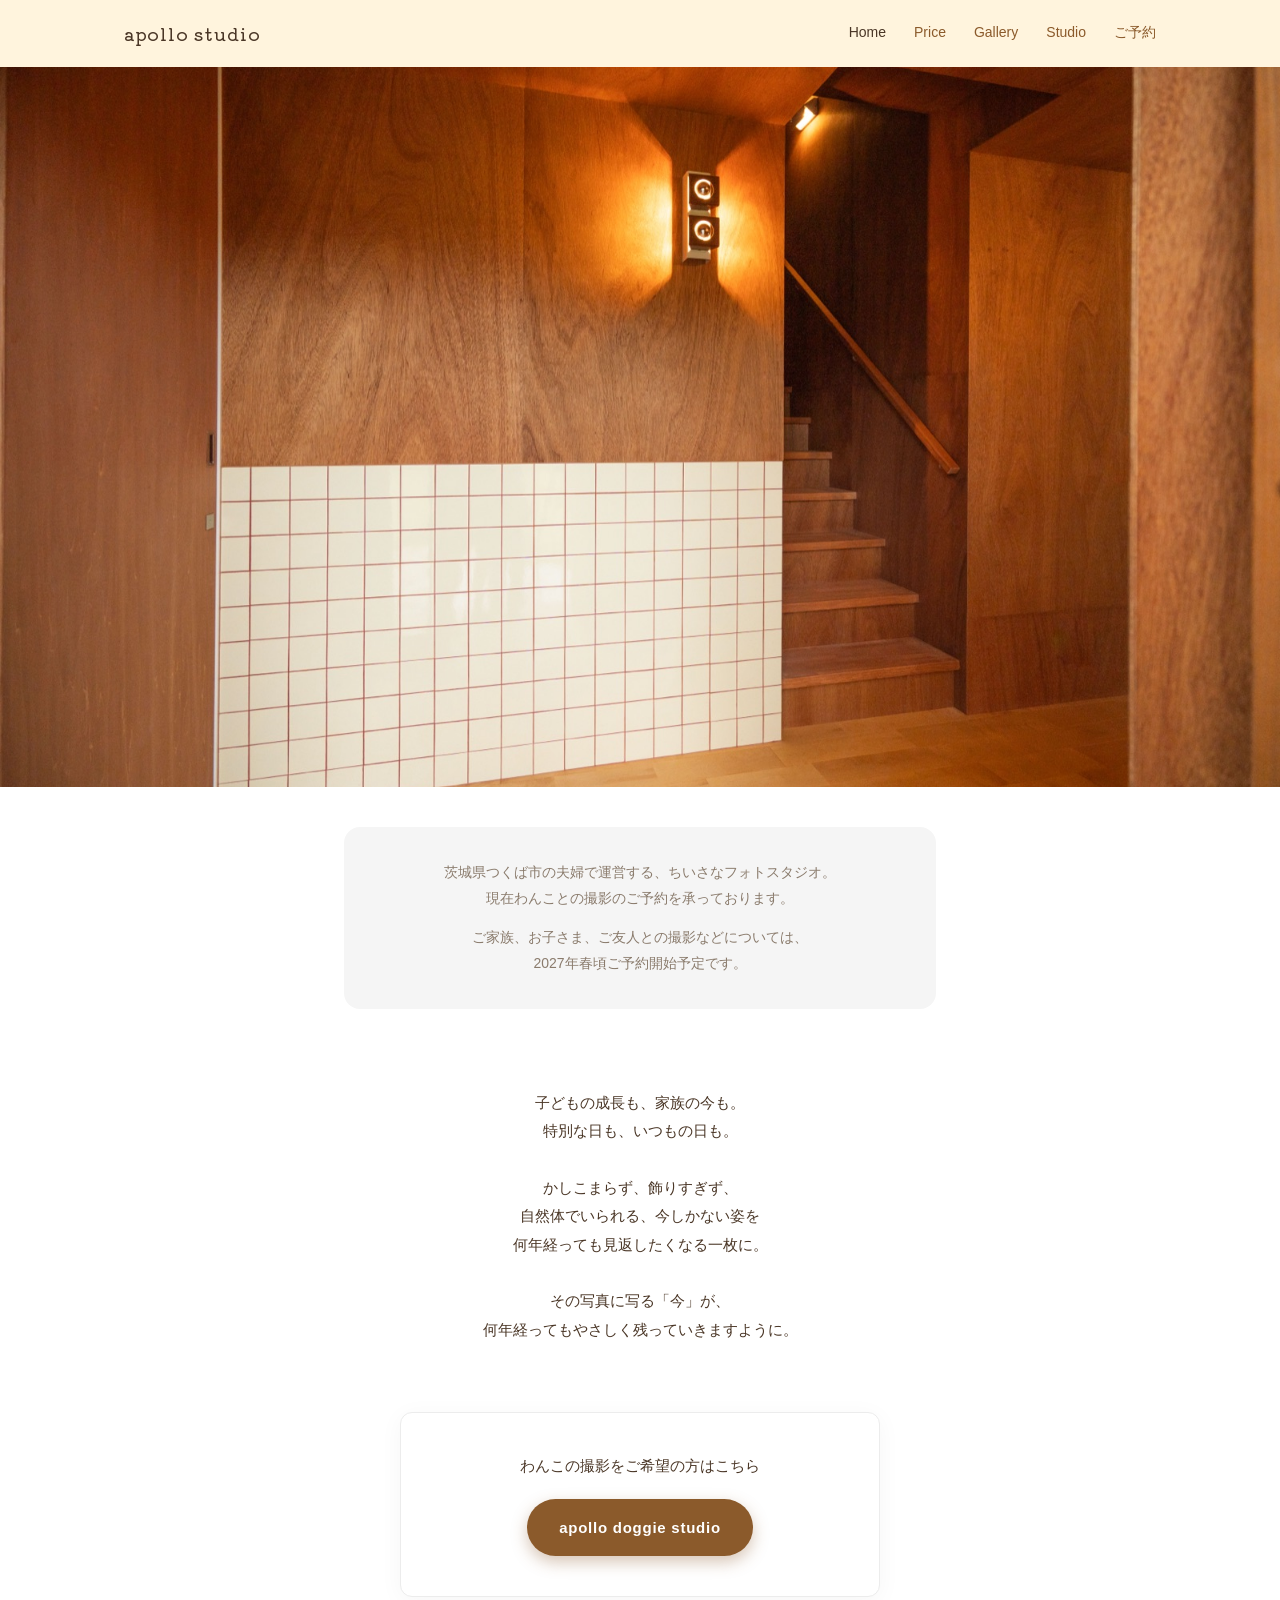
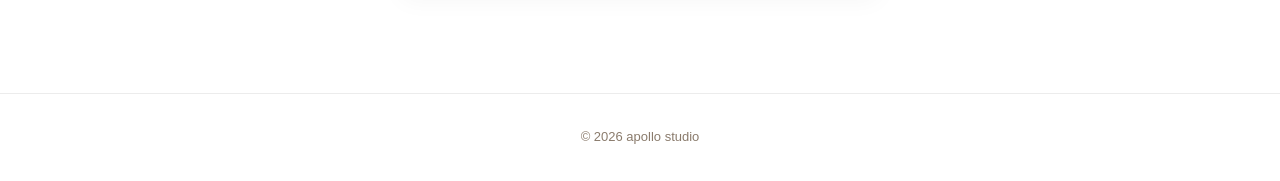
<file: index.html>
<!DOCTYPE html>
<html lang="ja">
<head>
<meta charset="UTF-8">
<meta name="viewport" content="width=device-width, initial-scale=1.0">
<link rel="preconnect" href="https://fonts.googleapis.com">
<link rel="preconnect" href="https://fonts.gstatic.com" crossorigin>
<link href="https://fonts.googleapis.com/css2?family=Kiwi+Maru:wght@300;400;500&display=swap" rel="stylesheet">
<title>apollo studio</title>
<link rel="stylesheet" href="/style.css?v=15">
</head>
<body>

<header>
  <div class="nav">
    <div class="logo">apollo studio</div>
    <nav class="nav-links" id="navLinks">
      <a href="/" class="active">Home</a>
      <a href="/price/">Price</a>
      <a href="/gallery/">Gallery</a>
      <a href="/studio/">Studio</a>
      <a href="/reservation/">ご予約</a>
    </nav>
    <button class="nav-toggle" id="navToggle" aria-label="メニューを開く" aria-expanded="false">
      <span></span><span></span><span></span>
    </button>
  </div>
</header>

<section class="home-hero">
  <div class="hero-slider" id="heroSlider">
    <div class="hero-slide active"><img src="/images/home/hero-1.jpg" alt="" loading="eager"></div>
    <div class="hero-slide"><img src="/images/home/hero-2.jpg" alt="" loading="lazy"></div>
    <div class="hero-slide"><img src="/images/home/hero-3.jpg" alt="" loading="lazy"></div>
    <div class="hero-slide"><img src="/images/home/hero-4.jpg" alt="" loading="lazy"></div>
    <div class="hero-slide"><img src="/images/home/hero-5.jpg" alt="" loading="lazy"></div>
    <div class="hero-slide"><img src="/images/home/hero-6.jpg" alt="" loading="lazy"></div>
  </div>
</section>

<section class="home-closing-note">
  <div class="home-closing-note-box">
    <p>茨城県つくば市の夫婦で運営する、ちいさなフォトスタジオ。<br class="pc-br">現在わんことの撮影のご予約を承っております。</p>
    <p>ご家族、お子さま、ご友人との撮影などについては、<br class="pc-br">2027年春頃ご予約開始予定です。</p>
  </div>
</section>

<section class="home-intro">
  <div class="intro-text" style="grid-column: 1 / -1; max-width: 720px; margin: 0 auto; text-align: center;">
    <div class="intro-body">
      <p>子どもの成長も、家族の今も。<br class="pc-br">特別な日も、いつもの日も。</p>
      <p>かしこまらず、飾りすぎず、<br class="pc-br">自然体でいられる、今しかない姿を<br class="pc-br">何年経っても見返したくなる一枚に。</p>
      <p>その写真に写る「今」が、<br class="pc-br">何年経ってもやさしく残っていきますように。</p>
    </div>
  </div>
</section>

<section class="cross-link-banner">
  <div class="cross-link-box">
    <p class="cross-link-label">わんこの撮影をご希望の方はこちら</p>
    <a href="https://apollodoggie.github.io/" target="_blank" rel="noopener noreferrer" class="cross-link-button">apollo doggie studio</a>
  </div>
</section>

<footer>
  &copy; 2026 apollo studio
</footer>

<script src="/slider.js?v=1"></script>
<script src="/nav.js?v=1"></script>
</body>
</html>
</file>
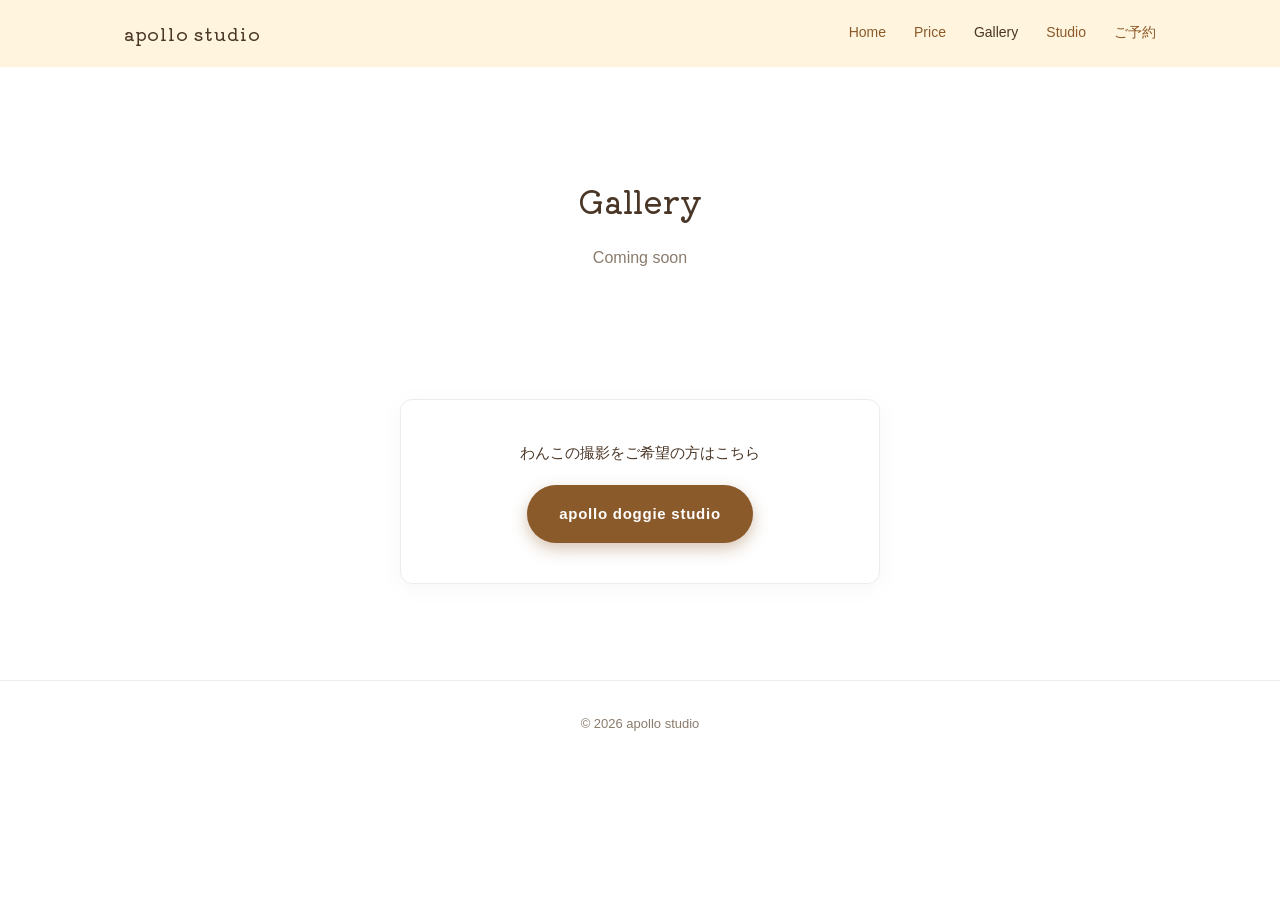
<file: gallery/index.html>
<!DOCTYPE html>
<html lang="ja">
<head>
<meta charset="UTF-8">
<meta name="viewport" content="width=device-width, initial-scale=1.0">
<link rel="preconnect" href="https://fonts.googleapis.com">
<link rel="preconnect" href="https://fonts.gstatic.com" crossorigin>
<link href="https://fonts.googleapis.com/css2?family=Kiwi+Maru:wght@300;400;500&display=swap" rel="stylesheet">
<title>Gallery | apollo studio</title>
<link rel="stylesheet" href="/style.css?v=15">
</head>
<body>

<header>
  <div class="nav">
    <div class="logo">apollo studio</div>
    <nav class="nav-links" id="navLinks">
      <a href="/">Home</a>
      <a href="/price/">Price</a>
      <a href="/gallery/" class="active">Gallery</a>
      <a href="/studio/">Studio</a>
      <a href="/reservation/">ご予約</a>
    </nav>
    <button class="nav-toggle" id="navToggle" aria-label="メニューを開く" aria-expanded="false">
      <span></span><span></span><span></span>
    </button>
  </div>
</header>

<section class="gallery-page">
  <h1>Gallery</h1>
  <p class="lead">Coming soon</p>

  <div class="gallery-grid" id="galleryGrid"></div>
</section>

<section class="cross-link-banner">
  <div class="cross-link-box">
    <p class="cross-link-label">わんこの撮影をご希望の方はこちら</p>
    <a href="https://apollodoggie.github.io/" target="_blank" rel="noopener noreferrer" class="cross-link-button">apollo doggie studio</a>
  </div>
</section>

<footer>
  &copy; 2026 apollo studio
</footer>

<div class="lightbox" id="lightbox">
  <span class="lightbox-close" id="lightboxClose">&times;</span>
  <div class="lightbox-content" id="lightboxContent">No.</div>
</div>

<script src="/nav.js?v=1"></script>
</body>
</html>
</file>
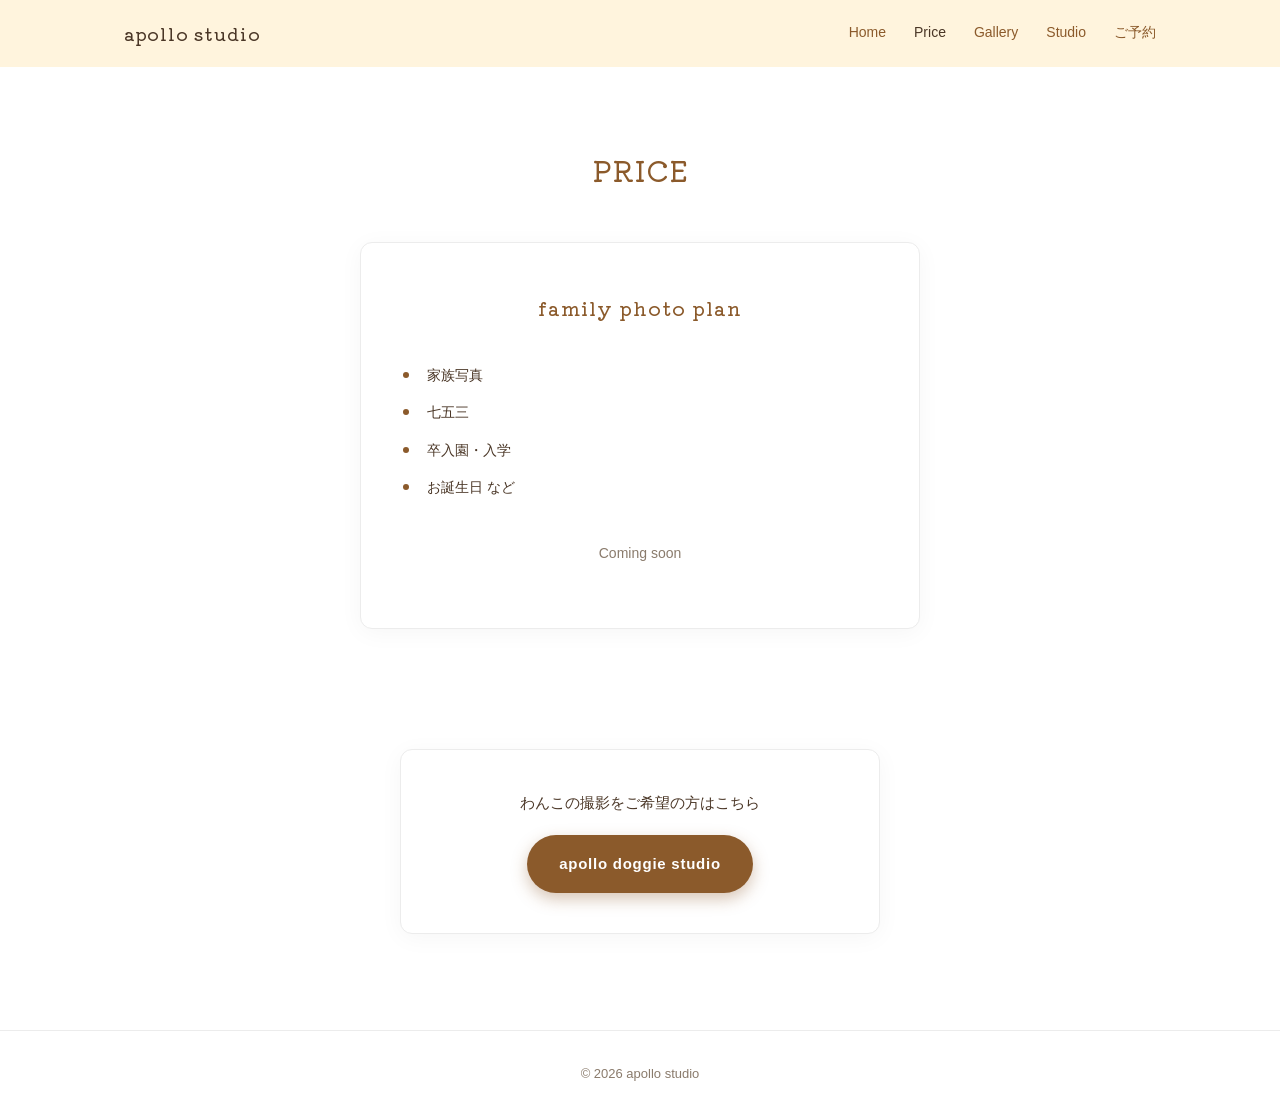
<file: price/index.html>
<!DOCTYPE html>
<html lang="ja">
<head>
<meta charset="UTF-8">
<meta name="viewport" content="width=device-width, initial-scale=1.0">
<link rel="preconnect" href="https://fonts.googleapis.com">
<link rel="preconnect" href="https://fonts.gstatic.com" crossorigin>
<link href="https://fonts.googleapis.com/css2?family=Kiwi+Maru:wght@300;400;500&display=swap" rel="stylesheet">
<title>Price | apollo studio</title>
<link rel="stylesheet" href="/style.css?v=15">
</head>
<body>

<header>
  <div class="nav">
    <div class="logo">apollo studio</div>
    <nav class="nav-links" id="navLinks">
      <a href="/">Home</a>
      <a href="/price/" class="active">Price</a>
      <a href="/gallery/">Gallery</a>
      <a href="/studio/">Studio</a>
      <a href="/reservation/">ご予約</a>
    </nav>
    <button class="nav-toggle" id="navToggle" aria-label="メニューを開く" aria-expanded="false">
      <span></span><span></span><span></span>
    </button>
  </div>
</header>

<section class="price-page">
  <div class="section-title">
    <h2>PRICE</h2>
  </div>

  <div class="plan-card">
    <h3 class="plan-name">family photo plan</h3>
    <ul class="plan-features">
      <li>家族写真</li>
      <li>七五三</li>
      <li>卒入園・入学</li>
      <li>お誕生日 など</li>
    </ul>
    <p style="text-align:center; color: var(--muted); font-size: 14px;">Coming soon</p>
  </div>
</section>

<section class="cross-link-banner">
  <div class="cross-link-box">
    <p class="cross-link-label">わんこの撮影をご希望の方はこちら</p>
    <a href="https://apollodoggie.github.io/" target="_blank" rel="noopener noreferrer" class="cross-link-button">apollo doggie studio</a>
  </div>
</section>

<footer>
  &copy; 2026 apollo studio
</footer>

<script src="/nav.js?v=1"></script>
</body>
</html>
</file>
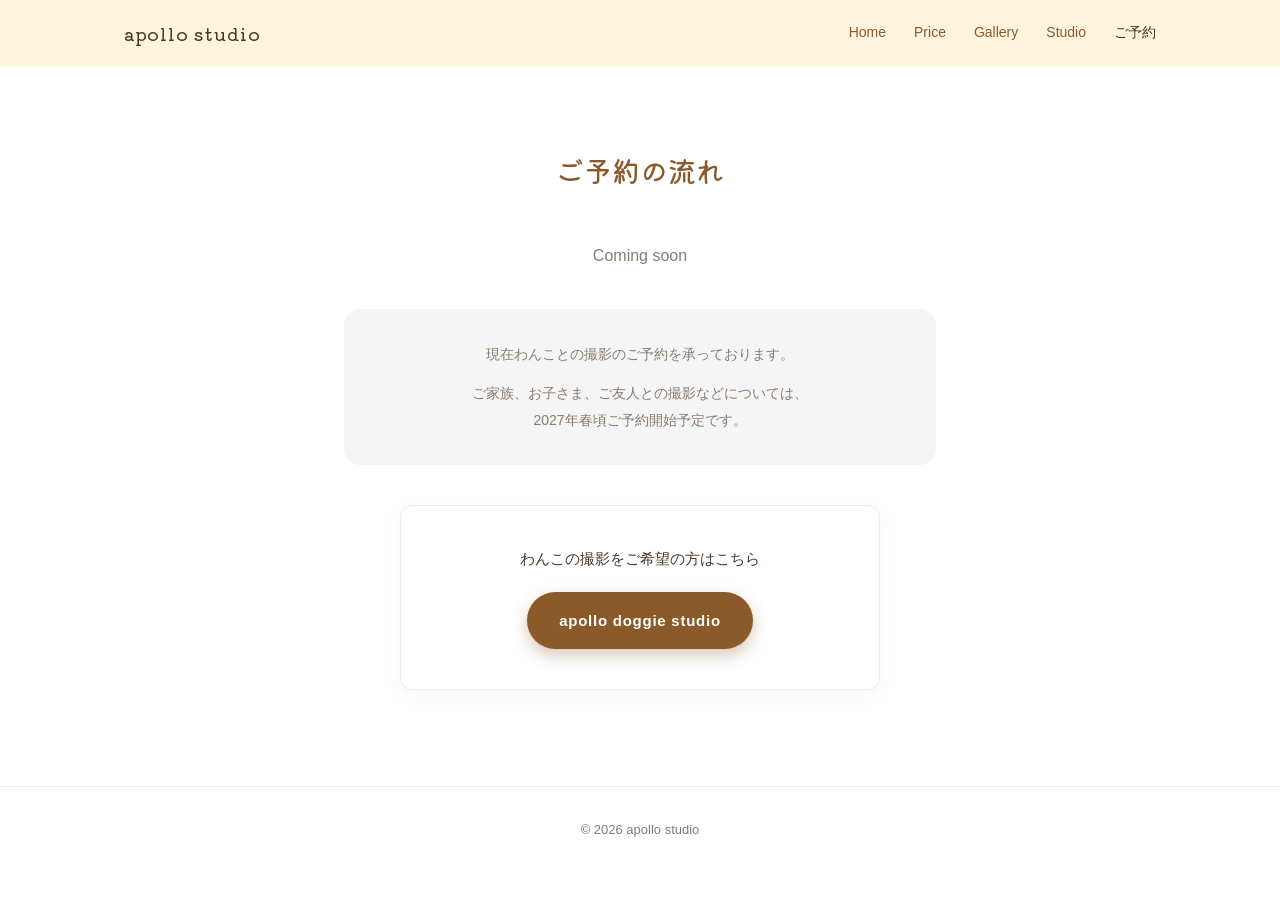
<file: reservation/index.html>
<!DOCTYPE html>
<html lang="ja">
<head>
<meta charset="UTF-8">
<meta name="viewport" content="width=device-width, initial-scale=1.0">
<link rel="preconnect" href="https://fonts.googleapis.com">
<link rel="preconnect" href="https://fonts.gstatic.com" crossorigin>
<link href="https://fonts.googleapis.com/css2?family=Kiwi+Maru:wght@300;400;500&display=swap" rel="stylesheet">
<title>ご予約 | apollo studio</title>
<link rel="stylesheet" href="/style.css?v=15">
</head>
<body>

<header>
  <div class="nav">
    <div class="logo">apollo studio</div>
    <nav class="nav-links" id="navLinks">
      <a href="/">Home</a>
      <a href="/price/">Price</a>
      <a href="/gallery/">Gallery</a>
      <a href="/studio/">Studio</a>
      <a href="/reservation/" class="active">ご予約</a>
    </nav>
    <button class="nav-toggle" id="navToggle" aria-label="メニューを開く" aria-expanded="false">
      <span></span><span></span><span></span>
    </button>
  </div>
</header>

<section style="padding-bottom: 24px;">
  <div class="section-title">
    <h2>ご予約の流れ</h2>
  </div>
  <p style="text-align:center; color: var(--muted);">Coming soon</p>
</section>

<section class="home-closing-note" style="padding-top: 0;">
  <div class="home-closing-note-box">
    <p>現在わんことの撮影のご予約を承っております。</p>
    <p>ご家族、お子さま、ご友人との撮影などについては、<br class="pc-br">2027年春頃ご予約開始予定です。</p>
  </div>
</section>

<section class="cross-link-banner">
  <div class="cross-link-box">
    <p class="cross-link-label">わんこの撮影をご希望の方はこちら</p>
    <a href="https://apollodoggie.github.io/" target="_blank" rel="noopener noreferrer" class="cross-link-button">apollo doggie studio</a>
  </div>
</section>

<footer>
  &copy; 2026 apollo studio
</footer>

<script src="/nav.js?v=1"></script>
</body>
</html>
</file>
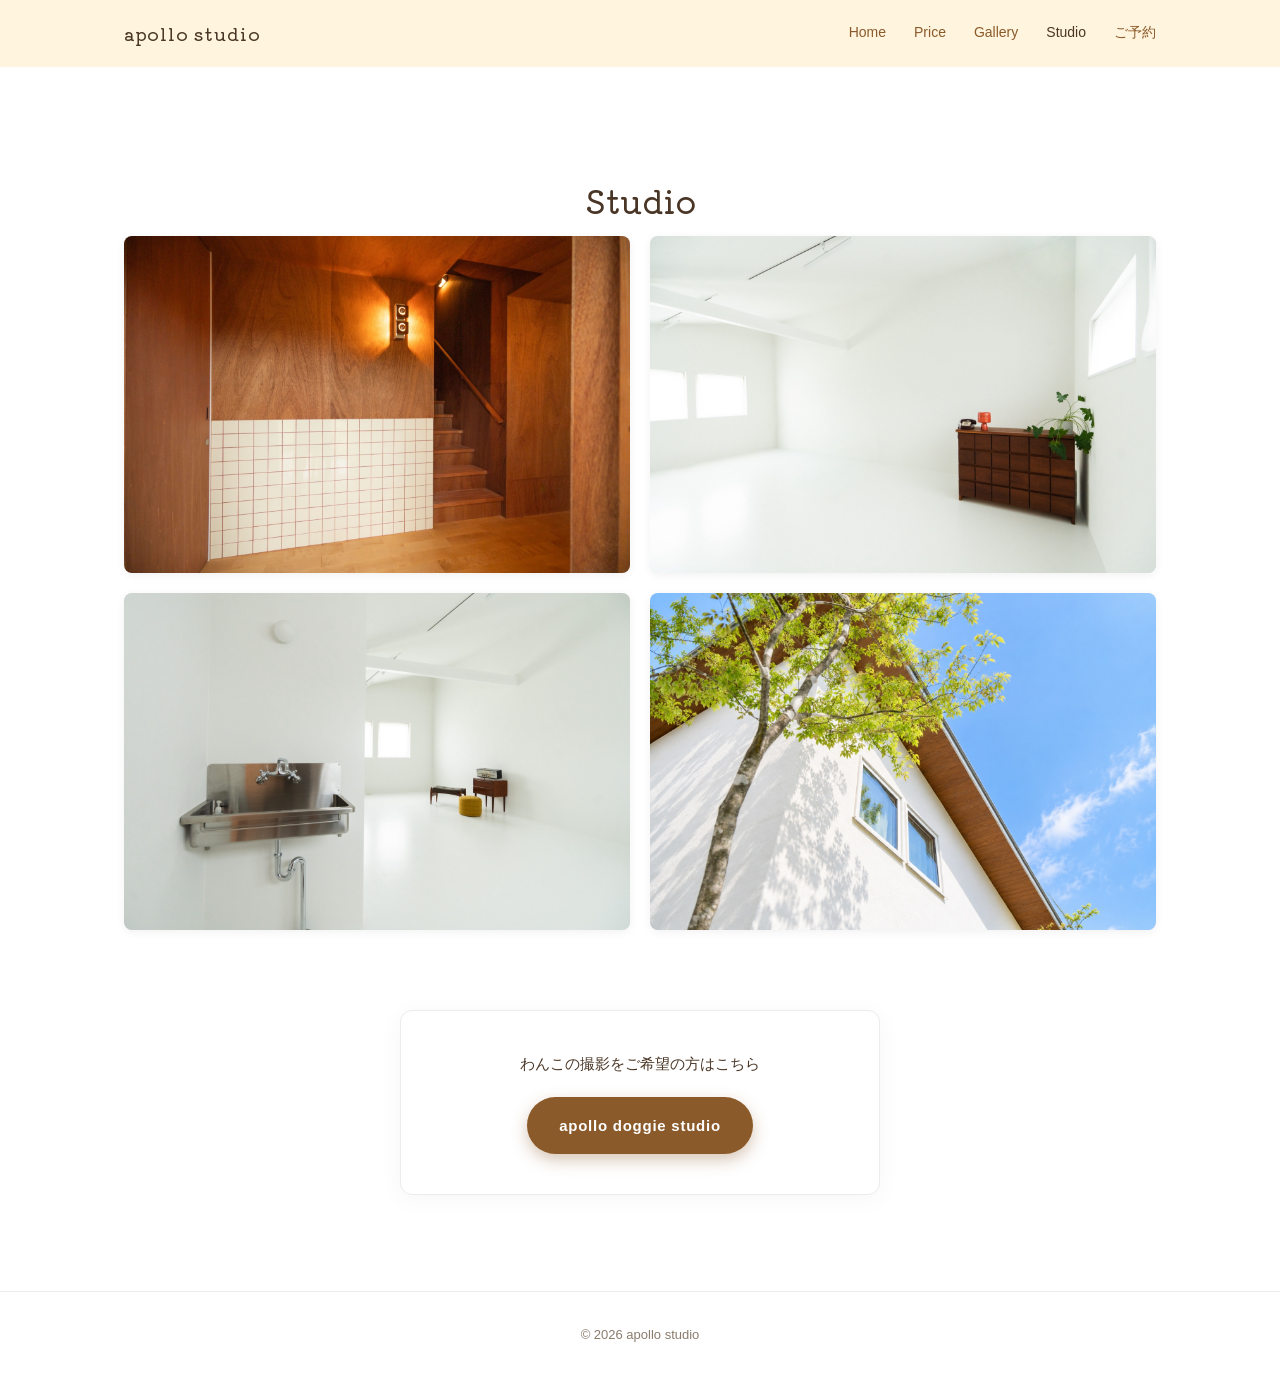
<file: studio/index.html>
<!DOCTYPE html>
<html lang="ja">
<head>
<meta charset="UTF-8">
<meta name="viewport" content="width=device-width, initial-scale=1.0">
<link rel="preconnect" href="https://fonts.googleapis.com">
<link rel="preconnect" href="https://fonts.gstatic.com" crossorigin>
<link href="https://fonts.googleapis.com/css2?family=Kiwi+Maru:wght@300;400;500&display=swap" rel="stylesheet">
<title>Studio | apollo studio</title>
<link rel="stylesheet" href="/style.css?v=15">
</head>
<body>

<header>
  <div class="nav">
    <div class="logo">apollo studio</div>
    <nav class="nav-links" id="navLinks">
      <a href="/">Home</a>
      <a href="/price/">Price</a>
      <a href="/gallery/">Gallery</a>
      <a href="/studio/" class="active">Studio</a>
      <a href="/reservation/">ご予約</a>
    </nav>
    <button class="nav-toggle" id="navToggle" aria-label="メニューを開く" aria-expanded="false">
      <span></span><span></span><span></span>
    </button>
  </div>
</header>

<section class="gallery-page">
  <h1>Studio</h1>

  <div class="gallery-grid" id="studioGrid"></div>
</section>

<section class="cross-link-banner">
  <div class="cross-link-box">
    <p class="cross-link-label">わんこの撮影をご希望の方はこちら</p>
    <a href="https://apollodoggie.github.io/" target="_blank" rel="noopener noreferrer" class="cross-link-button">apollo doggie studio</a>
  </div>
</section>

<footer>
  &copy; 2026 apollo studio
</footer>

<div class="lightbox" id="lightbox">
  <span class="lightbox-close" id="lightboxClose">&times;</span>
  <div class="lightbox-content" id="lightboxContent">No.</div>
</div>

<script src="/studio.js?v=1"></script>
<script src="/nav.js?v=1"></script>
</body>
</html>
</file>
<file: style.css>
:root {
  --bg: #ffffff;
  --text: #4a3626;
  --muted: #8a7b6c;
  --accent: #2b2b2b;
  --warm: #8b5a2b;
  --border: #ececec;
  --max-width: 1080px;
  --font-heading: "Kiwi Maru", "Hiragino Mincho ProN", serif;
}

* {
  box-sizing: border-box;
}

body {
  margin: 0;
  font-family: "Hiragino Sans", "Noto Sans JP", "Helvetica Neue", Arial, sans-serif;
  background: var(--bg);
  color: var(--text);
  line-height: 1.7;
}

h1,
h2,
h3,
h4,
.logo,
.qa-question {
  font-family: var(--font-heading);
}

a {
  color: inherit;
  text-decoration: none;
}

header {
  position: sticky;
  top: 0;
  background: #fff4dd;
  z-index: 100;
}

.nav {
  position: relative;
  max-width: var(--max-width);
  margin: 0 auto;
  display: flex;
  align-items: center;
  justify-content: space-between;
  padding: 18px 24px;
}

.logo {
  font-size: 18px;
  font-weight: 500;
  letter-spacing: 0.05em;
  color: var(--text);
}

.nav-links {
  display: flex;
  gap: 28px;
  font-size: 14px;
}

.nav-links a {
  color: var(--warm);
  transition: color 0.2s ease;
}

.nav-links a:hover,
.nav-links a.active {
  color: var(--text);
}

.nav-toggle {
  display: none;
  flex-direction: column;
  justify-content: center;
  align-items: center;
  gap: 5px;
  width: 32px;
  height: 32px;
  flex-shrink: 0;
  background: none;
  border: none;
  padding: 0;
  cursor: pointer;
}

.nav-toggle span {
  display: block;
  width: 22px;
  height: 2px;
  background: var(--text);
  transition: transform 0.2s ease, opacity 0.2s ease;
}

.nav-toggle.open span:nth-child(1) {
  transform: translateY(7px) rotate(45deg);
}

.nav-toggle.open span:nth-child(2) {
  opacity: 0;
}

.nav-toggle.open span:nth-child(3) {
  transform: translateY(-7px) rotate(-45deg);
}

.hero {
  max-width: var(--max-width);
  margin: 0 auto;
  padding: 100px 24px 80px;
  text-align: center;
}

.hero p.eyebrow {
  letter-spacing: 0.2em;
  font-size: 13px;
  color: var(--muted);
  margin-bottom: 16px;
  text-transform: uppercase;
}

.hero h1 {
  font-size: clamp(32px, 6vw, 56px);
  font-weight: 700;
  margin: 0 0 20px;
  letter-spacing: 0.02em;
}

.hero .catch {
  font-size: 18px;
  color: var(--muted);
  margin-bottom: 36px;
}

.btn {
  display: inline-block;
  padding: 14px 36px;
  border: 1px solid var(--accent);
  border-radius: 999px;
  font-size: 14px;
  letter-spacing: 0.05em;
  transition: background 0.2s ease, color 0.2s ease;
}

.btn:hover {
  background: var(--accent);
  color: #fff;
}

section {
  max-width: var(--max-width);
  margin: 0 auto;
  padding: 80px 24px;
}

.section-title {
  text-align: center;
  margin-bottom: 48px;
}

.section-title p.eyebrow {
  letter-spacing: 0.2em;
  font-size: 12px;
  color: var(--muted);
  text-transform: uppercase;
  margin-bottom: 8px;
}

.section-title h2 {
  color: var(--warm);
  font-size: 28px;
  font-weight: 500;
  margin: 0;
}

.about-grid {
  display: grid;
  grid-template-columns: repeat(3, 1fr);
  gap: 32px;
  text-align: center;
}

.about-grid .card h3 {
  font-size: 16px;
  margin-bottom: 10px;
}

.about-grid .card p {
  font-size: 14px;
  color: var(--muted);
  margin: 0;
}

.home-intro {
  max-width: var(--max-width);
  margin: 0 auto;
  padding: 40px 24px 40px;
  display: grid;
  grid-template-columns: minmax(240px, 0.9fr) minmax(280px, 1.1fr);
  gap: 56px;
  align-items: center;
}

.intro-photo {
  aspect-ratio: 2 / 3;
  border-radius: 4px;
  background: linear-gradient(135deg, #f2f2f2, #e0e0e0);
  display: flex;
  align-items: center;
  justify-content: center;
  color: #aaaaaa;
  font-size: 13px;
  letter-spacing: 0.05em;
  overflow: hidden;
}

.intro-photo img {
  width: 100%;
  height: 100%;
  object-fit: cover;
  display: block;
}

.intro-tagline {
  margin: 0 0 20px;
  font-size: 13px;
  letter-spacing: 0.05em;
  color: var(--muted);
  line-height: 1.8;
}

.intro-heading {
  font-size: clamp(22px, 3vw, 30px);
  font-weight: 500;
  color: var(--warm);
  line-height: 1.7;
  margin: 0 0 36px;
}

.intro-body p {
  margin: 0 0 28px;
  color: var(--text);
  font-size: 15px;
  line-height: 1.9;
}

.intro-signature {
  margin-top: 8px;
  font-weight: 700;
  color: var(--warm);
}

@media (max-width: 768px) {
  .home-intro {
    grid-template-columns: 1fr;
    gap: 32px;
    padding: 48px 20px;
  }
}

.about-us .profile-block {
  display: grid;
  grid-template-columns: minmax(240px, 0.9fr) minmax(280px, 1.1fr);
  gap: 56px;
  align-items: start;
  margin-bottom: 88px;
}

.about-us .profile-block:last-child {
  margin-bottom: 0;
}

.about-us .profile-block.reverse {
  grid-template-columns: minmax(280px, 1.1fr) minmax(240px, 0.9fr);
}

.about-us .profile-block.reverse .profile-photo {
  order: 2;
}

.about-us .profile-block.reverse .profile-people {
  order: 1;
}

.profile-photo {
  aspect-ratio: 2 / 3;
  border-radius: 4px;
  background: linear-gradient(135deg, #f2f2f2, #e0e0e0);
  display: flex;
  align-items: center;
  justify-content: center;
  color: #aaaaaa;
  font-size: 13px;
  letter-spacing: 0.05em;
  overflow: hidden;
}

.profile-photo img {
  width: 100%;
  height: 100%;
  object-fit: cover;
  display: block;
}

.profile-people {
  display: flex;
  flex-direction: column;
  gap: 48px;
}

.profile-name {
  font-size: 20px;
  font-weight: 500;
  color: var(--warm);
  margin: 0 0 18px;
  letter-spacing: 0.05em;
}

.profile-age {
  margin-left: 4px;
  font-size: 13px;
}

.profile-body p {
  margin: 0 0 22px;
  color: var(--text);
  font-size: 15px;
  line-height: 1.9;
}

.profile-body p:last-child {
  margin-bottom: 0;
}

@media (max-width: 768px) {
  .about-us .profile-block,
  .about-us .profile-block.reverse {
    grid-template-columns: 1fr;
    gap: 28px;
    margin-bottom: 56px;
  }
  .about-us .profile-block.reverse .profile-photo,
  .about-us .profile-block.reverse .profile-people {
    order: initial;
  }
}

.gallery-preview {
  background: #fafafa;
  border-top: 1px solid var(--border);
  border-bottom: 1px solid var(--border);
}

.plan-card {
  max-width: 560px;
  margin: 0 auto 40px;
  padding: 48px 40px;
  background: #fff;
  border: 1px solid var(--border);
  border-radius: 12px;
  box-shadow: 0 4px 24px rgba(0, 0, 0, 0.04);
}

.plan-name {
  font-size: 20px;
  font-weight: 500;
  color: var(--warm);
  text-align: center;
  letter-spacing: 0.05em;
  margin: 0 0 32px;
}

.plan-specs {
  list-style: none;
  padding: 0;
  margin: 0;
}

.plan-specs li {
  display: flex;
  justify-content: space-between;
  align-items: baseline;
  gap: 16px;
  padding: 14px 0;
  border-bottom: 1px dashed var(--border);
  font-size: 15px;
  line-height: 1.6;
}

.plan-specs li:first-child {
  padding-top: 0;
}

.spec-label {
  color: var(--muted);
  font-size: 13px;
  letter-spacing: 0.08em;
  white-space: nowrap;
}

.spec-value {
  color: var(--text);
  font-weight: 700;
  text-align: right;
}

.plan-features {
  list-style: none;
  padding: 0;
  margin: 24px 0 36px;
}

.plan-features li {
  position: relative;
  padding: 6px 0 6px 26px;
  font-size: 14px;
  color: var(--text);
  line-height: 1.8;
}

.plan-features li::before {
  content: "";
  position: absolute;
  left: 2px;
  top: 15px;
  width: 6px;
  height: 6px;
  border-radius: 50%;
  background: var(--warm);
}

.plan-price {
  padding-top: 32px;
  border-top: 1px solid var(--border);
}

.plan-sample-movie {
  margin-top: 32px;
  max-width: 280px;
  margin-left: auto;
  margin-right: auto;
}

.plan-sample-movie-note {
  margin: 12px 0 0;
  font-size: 12px;
  color: var(--muted);
  text-align: center;
}

.plan-sample-movie-frame {
  position: relative;
  width: 100%;
  aspect-ratio: 9 / 16;
  border-radius: 8px;
  overflow: hidden;
  background: #000;
}

.plan-sample-movie video {
  position: absolute;
  inset: 0;
  width: 100%;
  height: 100%;
  object-fit: cover;
}

.plan-price h4,
.plan-sample-movie h4,
.location-block h4 {
  font-size: 13px;
  font-weight: 500;
  color: var(--warm);
  letter-spacing: 0.15em;
  text-transform: uppercase;
  margin: 0 0 16px;
  text-align: center;
}

.price-grid {
  display: grid;
  grid-template-columns: 1fr 1fr;
  gap: 16px;
}

.price-box {
  padding: 20px 12px;
  background: #f5f5f5;
  border-radius: 8px;
  text-align: center;
}

.price-label {
  margin: 0 0 8px;
  font-size: 13px;
  color: var(--muted);
  letter-spacing: 0.05em;
}

.price-value {
  margin: 0;
  font-size: 22px;
  font-weight: 700;
  color: var(--warm);
  letter-spacing: 0.02em;
}

.price-tax {
  margin-left: 2px;
  font-size: 11px;
  font-weight: 400;
  color: var(--muted);
  letter-spacing: 0;
}

.location-block {
  max-width: 560px;
  margin: 0 auto;
  padding: 40px 40px 8px;
  background: #fff;
  border: 1px solid var(--border);
  border-radius: 12px;
  box-shadow: 0 4px 24px rgba(0, 0, 0, 0.04);
}

.access-item {
  padding-bottom: 32px;
}

.access-label {
  margin: 0 0 8px;
  font-size: 14px;
  font-weight: 700;
  color: var(--text);
}

.access-text {
  font-size: 14px;
  color: var(--muted);
  line-height: 1.9;
  margin: 0;
}

.flow-list {
  max-width: 560px;
  margin: 0 auto;
  padding: 0;
  list-style: none;
  counter-reset: flow;
}

.flow-list li {
  counter-increment: flow;
  position: relative;
  padding-left: 2em;
  margin-bottom: 28px;
  font-size: 15px;
  line-height: 1.9;
  color: var(--text);
}

.flow-list li:last-child {
  margin-bottom: 0;
}

.flow-list li::before {
  content: counter(flow) ".";
  position: absolute;
  left: 0;
  font-weight: 700;
  color: var(--warm);
}

.flow-note {
  display: block;
  margin-top: 4px;
  font-size: 13px;
  color: var(--muted);
}

.booking-box {
  display: block;
  max-width: 320px;
  margin: 32px auto 0;
  padding: 18px 32px;
  background: var(--warm);
  color: #fff;
  border-radius: 999px;
  font-size: 16px;
  font-weight: 700;
  letter-spacing: 0.05em;
  text-align: center;
  box-shadow: 0 6px 16px rgba(139, 90, 43, 0.35);
  transition: background 0.2s ease, transform 0.15s ease, box-shadow 0.2s ease;
}

.booking-box:hover {
  background: #6b4423;
  transform: translateY(-2px);
  box-shadow: 0 8px 20px rgba(139, 90, 43, 0.45);
}

.line-cta {
  max-width: 320px;
  margin: 56px auto 0;
  text-align: center;
}

.line-cta p {
  font-size: 15px;
  color: var(--text);
  margin: 0 0 20px;
}

.line-push-box {
  display: flex;
  align-items: center;
  justify-content: center;
  gap: 8px;
  padding: 18px 32px;
  background: #06c755;
  color: #fff;
  border-radius: 999px;
  font-size: 16px;
  font-weight: 700;
  letter-spacing: 0.05em;
  box-shadow: 0 6px 16px rgba(6, 199, 85, 0.35);
  transition: background 0.2s ease, transform 0.15s ease, box-shadow 0.2s ease;
}

.line-push-box:hover {
  background: #05a648;
  transform: translateY(-2px);
  box-shadow: 0 8px 20px rgba(6, 199, 85, 0.45);
}

.line-icon {
  display: inline-flex;
  width: 20px;
  height: 20px;
}

.line-icon svg {
  width: 100%;
  height: 100%;
}

.calendar-cta {
  max-width: 960px;
  margin: 56px auto 0;
  text-align: center;
}

.calendar-cta p {
  font-size: 15px;
  color: var(--text);
  margin: 0 0 20px;
}

.availability-list {
  display: flex;
  flex-direction: column;
  gap: 48px;
}

.availability-loading {
  margin: 0;
  padding: 32px 24px;
  font-size: 14px;
  color: var(--muted);
  text-align: center;
  border: 1px solid var(--border);
  border-radius: 8px;
}

.avail-month-title {
  font-size: 17px;
  font-weight: 500;
  color: var(--warm);
  text-align: left;
  margin: 0 0 16px;
}

.avail-grid-wrap {
  overflow-x: auto;
}

.avail-grid {
  display: grid;
  grid-template-columns: repeat(7, minmax(88px, 1fr));
  gap: 4px;
  min-width: 620px;
}

.avail-weekday {
  text-align: center;
  font-size: 12px;
  color: var(--muted);
  padding-bottom: 8px;
}

.avail-day {
  min-height: 76px;
  padding: 6px;
  border: 1px solid var(--border);
  border-radius: 6px;
  display: flex;
  flex-direction: column;
  gap: 4px;
}

.avail-day.empty {
  border-color: transparent;
}

.avail-daynum {
  font-size: 12px;
  color: var(--muted);
}

.avail-day-slots {
  display: flex;
  flex-direction: column;
  gap: 3px;
}

.availability-badge {
  display: inline-block;
  padding: 3px 6px;
  border-radius: 4px;
  background: var(--warm);
  color: #fff;
  font-size: 11px;
  letter-spacing: 0.02em;
  text-align: center;
  text-decoration: none;
  cursor: pointer;
  transition: background 0.15s ease;
}

a.availability-badge:hover {
  background: #6b4423;
}

.availability-badge.booked {
  background: #ececec;
  color: #aaaaaa;
  cursor: default;
}

@media (max-width: 768px) {
  .avail-month-title {
    text-align: center;
  }
}

.calendar-legend {
  display: flex;
  align-items: center;
  justify-content: center;
  gap: 8px;
  margin-top: 16px;
  font-size: 15px;
  color: var(--muted);
}

.calendar-cta p.calendar-note {
  margin: 8px 0 0;
  color: var(--muted);
  text-align: center;
}

.legend-dot {
  display: inline-block;
  width: 10px;
  height: 10px;
  border-radius: 3px;
  background: var(--warm);
  flex-shrink: 0;
}

.grid {
  display: grid;
  grid-template-columns: repeat(3, 1fr);
  gap: 16px;
}

#studioGrid.gallery-grid {
  grid-template-columns: repeat(2, 1fr);
}

#studioGrid .placeholder-photo {
  aspect-ratio: 3 / 2;
}

.placeholder-photo {
  position: relative;
  aspect-ratio: 2 / 3;
  border-radius: 8px;
  background: linear-gradient(135deg, #f2f2f2, #e0e0e0);
  display: flex;
  align-items: center;
  justify-content: center;
  color: #b5b5b5;
  font-size: 13px;
  letter-spacing: 0.05em;
  overflow: hidden;
  cursor: pointer;
  box-shadow: 0 2px 10px rgba(0, 0, 0, 0.06);
  transition: transform 0.25s ease, box-shadow 0.25s ease;
}

.placeholder-photo:hover {
  transform: translateY(-4px);
  box-shadow: 0 12px 24px rgba(0, 0, 0, 0.12);
}

.placeholder-photo svg {
  width: 36px;
  height: 36px;
  opacity: 0.6;
}

.placeholder-photo span {
  position: absolute;
  bottom: 10px;
  left: 12px;
  font-size: 12px;
}

.placeholder-photo img {
  width: 100%;
  height: 100%;
  object-fit: cover;
  display: block;
}

.gallery-cta {
  text-align: center;
  margin-top: 40px;
}

footer {
  border-top: 1px solid var(--border);
  padding: 32px 24px;
  text-align: center;
  font-size: 13px;
  color: var(--muted);
}

.gallery-page h1 {
  font-size: 32px;
  font-weight: 500;
  text-align: center;
  margin-bottom: 8px;
}

.gallery-page .lead {
  text-align: center;
  color: var(--muted);
  margin-bottom: 48px;
}

.filter-bar {
  display: flex;
  justify-content: center;
  gap: 12px;
  margin-bottom: 40px;
  flex-wrap: wrap;
}

.filter-btn {
  padding: 8px 20px;
  border: 1px solid var(--border);
  border-radius: 999px;
  font-size: 13px;
  color: var(--muted);
  background: #fff;
  cursor: pointer;
}

.filter-btn.active {
  border-color: var(--accent);
  color: var(--text);
  background: #f5f5f5;
}

.gallery-grid {
  display: grid;
  grid-template-columns: repeat(3, 1fr);
  gap: 20px;
}

.lightbox {
  position: fixed;
  inset: 0;
  background: rgba(0, 0, 0, 0.85);
  display: none;
  align-items: center;
  justify-content: center;
  z-index: 1000;
}

.lightbox.open {
  display: flex;
}

.lightbox-content {
  width: auto;
  height: auto;
  max-width: 85vw;
  max-height: 85vh;
  border-radius: 8px;
  display: flex;
  align-items: center;
  justify-content: center;
  color: #999;
  overflow: hidden;
}

.lightbox-content img {
  display: block;
  max-width: 85vw;
  max-height: 85vh;
  width: auto;
  height: auto;
  object-fit: contain;
  border-radius: 8px;
}

.lightbox-close {
  position: absolute;
  top: 24px;
  right: 32px;
  color: #fff;
  font-size: 28px;
  cursor: pointer;
}

@media (max-width: 768px) {
  .about-grid,
  .grid {
    grid-template-columns: 1fr 1fr;
  }
  .gallery-grid {
    grid-template-columns: 1fr 1fr;
    gap: 12px;
  }

  .nav-toggle {
    display: flex;
  }

  .nav-links {
    position: absolute;
    top: 100%;
    left: 0;
    right: 0;
    flex-direction: column;
    align-items: stretch;
    gap: 0;
    margin: 0;
    background: #fff4dd;
    box-shadow: 0 8px 16px rgba(0, 0, 0, 0.08);
    max-height: 0;
    overflow: hidden;
    transition: max-height 0.25s ease;
  }

  .nav-links.open {
    max-height: 420px;
  }

  .nav-links a {
    padding: 16px 24px;
    font-size: 15px;
    border-top: 1px solid var(--border);
  }

  br.pc-br {
    display: none;
  }

  section {
    padding: 56px 20px;
  }

  .section-title h2 {
    font-size: 24px;
  }

  .gallery-page h1 {
    font-size: 26px;
  }

  .plan-card,
  .location-block {
    padding: 32px 24px;
  }

  .price-grid {
    gap: 12px;
  }

  .price-value {
    font-size: 19px;
  }
}

.qa-list {
  max-width: 720px;
  margin: 0 auto;
}

.qa-item {
  padding: 32px 0;
  border-bottom: 1px solid var(--border);
}

.qa-item:last-child {
  border-bottom: none;
}

.qa-question {
  font-size: 16px;
  font-weight: 500;
  color: var(--warm);
  margin: 0 0 14px;
}

.qa-answer p {
  margin: 0 0 14px;
  font-size: 15px;
  color: var(--text);
  line-height: 1.9;
}

.qa-answer p:last-child {
  margin-bottom: 0;
}

.qa-sublabel {
  font-weight: 700;
  color: var(--text);
}

.qa-sublist {
  list-style: none;
  padding: 0;
  margin: 0 0 14px;
}

.qa-sublist li {
  font-size: 15px;
  color: var(--text);
  line-height: 1.9;
}

.home-hero {
  max-width: none;
  padding: 0;
}

.hero-slider {
  position: relative;
  width: 100%;
  aspect-ratio: 16 / 9;
  overflow: hidden;
}

.hero-slide {
  position: absolute;
  inset: 0;
  display: flex;
  align-items: center;
  justify-content: center;
  background: linear-gradient(135deg, #f2f2f2, #e0e0e0);
  color: #aaaaaa;
  font-size: 14px;
  letter-spacing: 0.05em;
  opacity: 0;
  transition: opacity 1.2s ease;
  overflow: hidden;
}

.hero-slide img {
  width: 100%;
  height: 100%;
  object-fit: cover;
  object-position: center;
  display: block;
}

.hero-slide img.pos-bottom {
  object-position: center 70%;
}

.hero-slide img.pos-upper {
  object-position: center 40%;
}

.hero-slide.active {
  opacity: 1;
}

@media (max-width: 768px) {
  .hero-slider {
    aspect-ratio: 3 / 4;
  }
}

.home-closing-note {
  max-width: 640px;
  margin: 0 auto;
  padding: 40px 24px;
  text-align: center;
}

.home-closing-note-box {
  padding: 32px 28px;
  background: #f5f5f5;
  border-radius: 16px;
}

.home-closing-note p {
  margin: 0 0 12px;
  font-size: 14px;
  color: var(--muted);
  line-height: 1.9;
}

.home-closing-note p:last-child {
  margin-bottom: 0;
}

.cross-link-banner {
  padding: 0 24px 96px;
}

.cross-link-box {
  max-width: 480px;
  margin: 0 auto;
  padding: 40px;
  text-align: center;
  background: #fff;
  border: 1px solid var(--border);
  border-radius: 12px;
  box-shadow: 0 4px 24px rgba(0, 0, 0, 0.04);
}

.cross-link-label {
  margin: 0 0 20px;
  font-size: 15px;
  color: var(--text);
}

.cross-link-button {
  display: inline-block;
  padding: 16px 32px;
  background: var(--warm);
  color: #fff;
  border-radius: 999px;
  font-size: 15px;
  font-weight: 700;
  letter-spacing: 0.05em;
  box-shadow: 0 6px 16px rgba(139, 90, 43, 0.35);
  transition: background 0.2s ease, transform 0.15s ease, box-shadow 0.2s ease;
}

.cross-link-button:hover {
  background: #6b4423;
  transform: translateY(-2px);
  box-shadow: 0 8px 20px rgba(139, 90, 43, 0.45);
}
</file>
